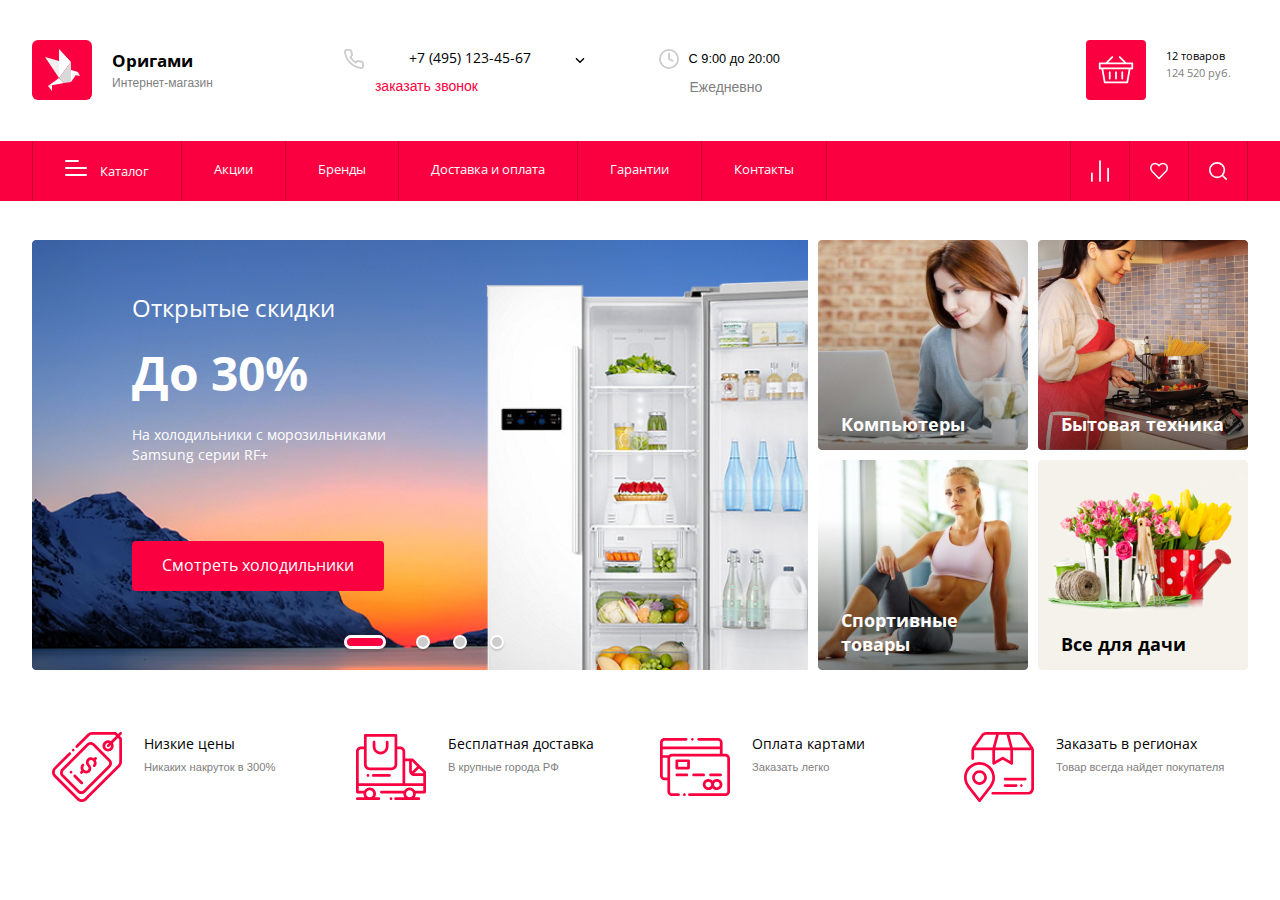
<file: Origami/index.html>
<!DOCTYPE html>
<html lang="ru">

<head>
    <meta charset="UTF-8">
    <meta name="viewport" content="width=device-width, initial-scale=1.0">
    <title>Origami</title>
    <link rel="stylesheet" href="./styles.css">
    <link rel="preconnect" href="https://fonts.gstatic.com">
    <link href="https://fonts.googleapis.com/css2?family=Open+Sans&display=swap" rel="stylesheet">
</head>

<body class="page">

    <div class="header">
        <div class="wrapper">
            <a class="logo" href="#">
                <div class="logo-icon">
                    <img src="./img/icon_logo.svg" alt="logo">
                </div>
                <div class="logo-content">
                    <p class="logo-title">Оригами</p>
                    <span class="logo-subtitle">Интернет-магазин</span>
                </div>
            </a>
            <div class="contacts">
                <div class="contacts-wrap">
                    <div>
                        <img class="phone-icon" src="./img/icon_phone.svg" alt="phone">
                    </div>
                    <div class="phone-number">
                        <a href="tel:+74951234567">+7 (495) 123-45-67</a>
                    </div>
                    <button class="chevron-btn">
                        <img class="icon-chevron" src="./img/icon_chevron_down.svg" alt="chevron">
                    </button>
                </div>
                <div>
                    <a href="#" class="phone-title">заказать звонок</a>
                </div>
            </div>
            <div class="workingTime">
                <div class="workingTime-wrap">
                    <div>
                        <img class="workingTime-icon" src="./img/icon_clock.svg" alt="clock">
                    </div>
                    <div>
                        <span class="workingTime-title">С 9:00 до 20:00</span>
                    </div>
                </div>
                <div>
                    <span class="workingTime-subtitle">Ежедневно</span>
                </div>
            </div>
            <a class="cart" href="#">
                <div class="cart-icon">
                    <img src="./img/icon_cart.svg" alt="cart">
                </div>
                <div class="cart-content">
                    <div>
                        <p class="cart-count">12 товаров</p>
                    </div>
                    <div>
                        <span class="cart-sum">124 520 руб.</span>
                    </div>
                </div>
            </a>
        </div>
        <div class="menu">
            <div class="wrapper between">
                <ul>
                    <li class="menu-link">
                        <a href="#"><img src="./img/icon_right_menu.svg" class="catalog-icon" alt="menu icon">
                            Каталог</a>
                        <ul class="main-link">
                            <li>
                                <a href="#">Бытовая техника<img src="./img/icon_dropdown_big.svg" alt=""
                                        class="icon-dropdown"></a>
                                <ul class="small-bl">
                                    <li><a href="#">Пылесосы</a></li>
                                </ul>
                            </li>
                            <li><a href="#">Дом, дача, ремонт</a></li>
                            <li><a href="#">Сантехника</a></li>
                            <li><a href="#">Спорт и отдых</a></li>
                            <li><a href="#">Электроника</a></li>
                            <li><a href="#"><span>Одежда</span>
                                    <img src="./img/icon_dropdown_big.svg" alt="" class="icon-dropdown">
                                </a>
                                <ul class="small-bl">
                                    <li><a href="#">Майки</a></li>
                                    <li><a href="#">Обувь</a></li>
                                    <li><a href="#">Толстовки</a></li>
                                </ul>
                            </li>
                            <li><a href="#">Компьютеры</a></li>
                        </ul>
                    </li>
                    <li class="menu-link"><a href="#">Акции</a></li>
                    <li class="menu-link"><a href="#">Бренды</a></li>
                    <li class="menu-link"><a href="#">Доставка и оплата</a></li>
                    <li class="menu-link"><a href="#">Гарантии</a></li>
                    <li class="menu-link"><a href="#">Контакты</a></li>
                </ul>
                <ul class="tools">
                    <li class="first"><a href="#" class="tools-icon"><img src="./img/icon_compare.svg"
                                alt="compare"></a></li>
                    <li><a href="#" class="tools-icon"><img src="./img/icon_favourite.svg" alt="favourite"></a></li>
                    <li><a href="#" class="tools-icon"><img src="./img/icon_search.svg" alt="search"></a></li>
                </ul>
            </div>
        </div>
    </div>
    <div class="main">
        <div class="wrapper between">
            <div class="slider">
                <div class="slide-btn">
                    <button class="btn-bg left">
                        <img src="./img/icon_left.svg" alt="button">
                    </button>
                    <button class="btn-bg right">
                        <img src="./img/icon_left.svg" alt="button">
                    </button>
                </div>
                <div class="slider-block">
                    <h4>Открытые скидки</h4>
                    <h2>До 30%</h2>
                    <p>На холодильники с морозильниками Samsung серии RF+</p>
                    <a href="#" class="btn">Смотреть холодильники</a>
                </div>
                <div class="scroll-block">
                    <button><img src="./img/slide_active.svg" class="scroll-btn" alt=""></button>
                    <input type="radio" name="radio1" id="answer1" value="yes">
                    <input type="radio" name="radio1" id="answer1" value="yes">
                    <input type="radio" name="radio1" id="answer1" value="yes">
                </div>
            </div>
            <div class="banners">
                <div class="banners-container">
                    <a href="#" class="computers">
                        <span>Компьютеры</span>
                    </a>
                    <a href="#" class="appliances">
                        <span>Бытовая техника</span>
                    </a>
                </div>
                <div class="banners-container">
                    <a href="#" class="sports-goods">
                        <span>Спортивные товары</span>
                    </a>
                    <a href="#" class="country-house">
                        <span class="font-black">Все для дачи</span>
                    </a>
                </div>
            </div>
        </div>
    </div>
    <div class="wrapper">
        <div class="tiles">
            <a href="#" class="advantage">
                <div>
                    <img src="./img/icon_01.svg" alt="icon">
                </div>
                <div>
                    <p>Низкие цены</p>
                    <span>Никаких накруток в 300%</span>
                </div>
            </a>
            <a href="#" class="advantage">
                <div>
                    <img src="./img/icon_02.svg" alt="icon">
                </div>
                <div>
                    <p>Бесплатная доставка</p>
                    <span>В крупные города РФ</span>
                </div>
            </a>
            <a href="#" class="advantage">
                <div>
                    <img src="./img/icon_03.svg" alt="icon">
                </div>
                <div>
                    <p>Оплата картами</p>
                    <span>Заказать легко</span>
                </div>
            </a>
            <a href="#" class="advantage">
                <div>
                    <img src="./img/icon_04.svg" alt="icon">
                </div>
                <div>
                    <p>Заказать в регионах</p>
                    <span>Товар всегда найдет покупателя</span>
                </div>
            </a>
        </div>
    </div>
</body>

</html>
</file>
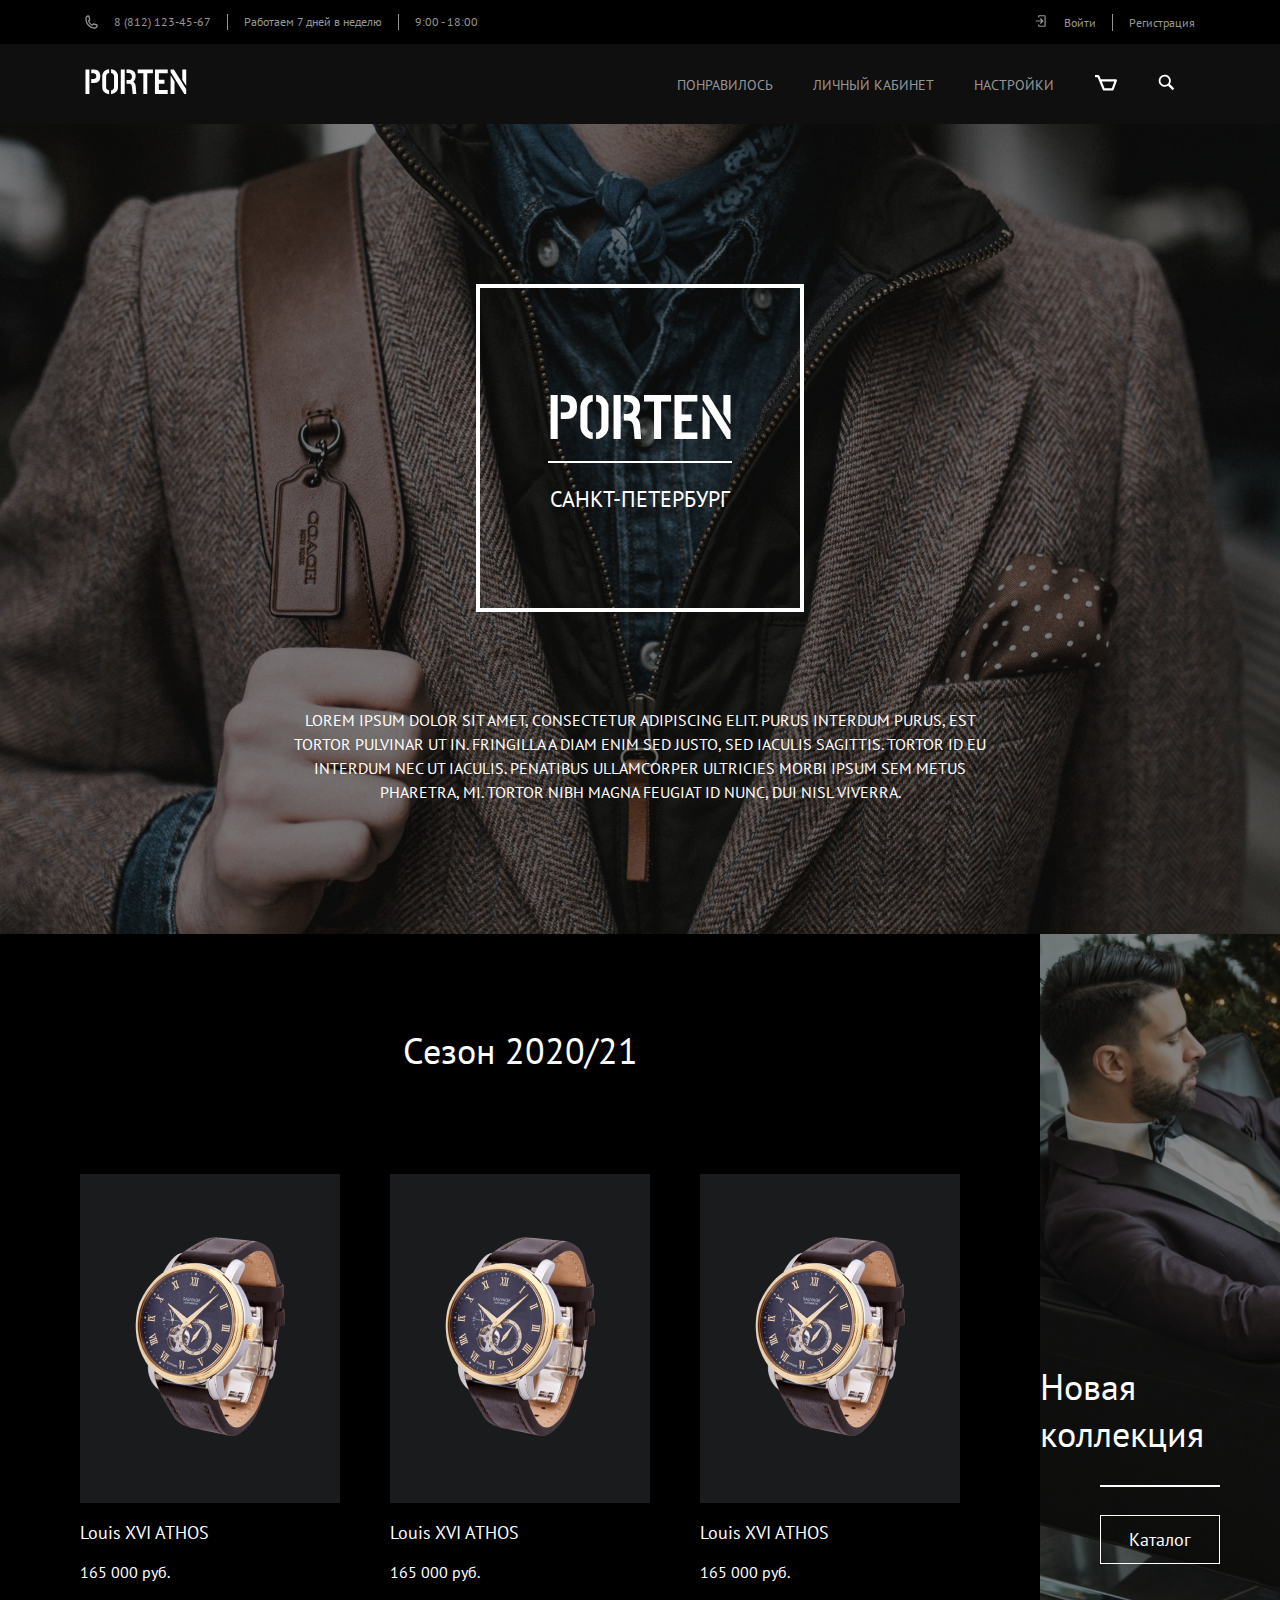
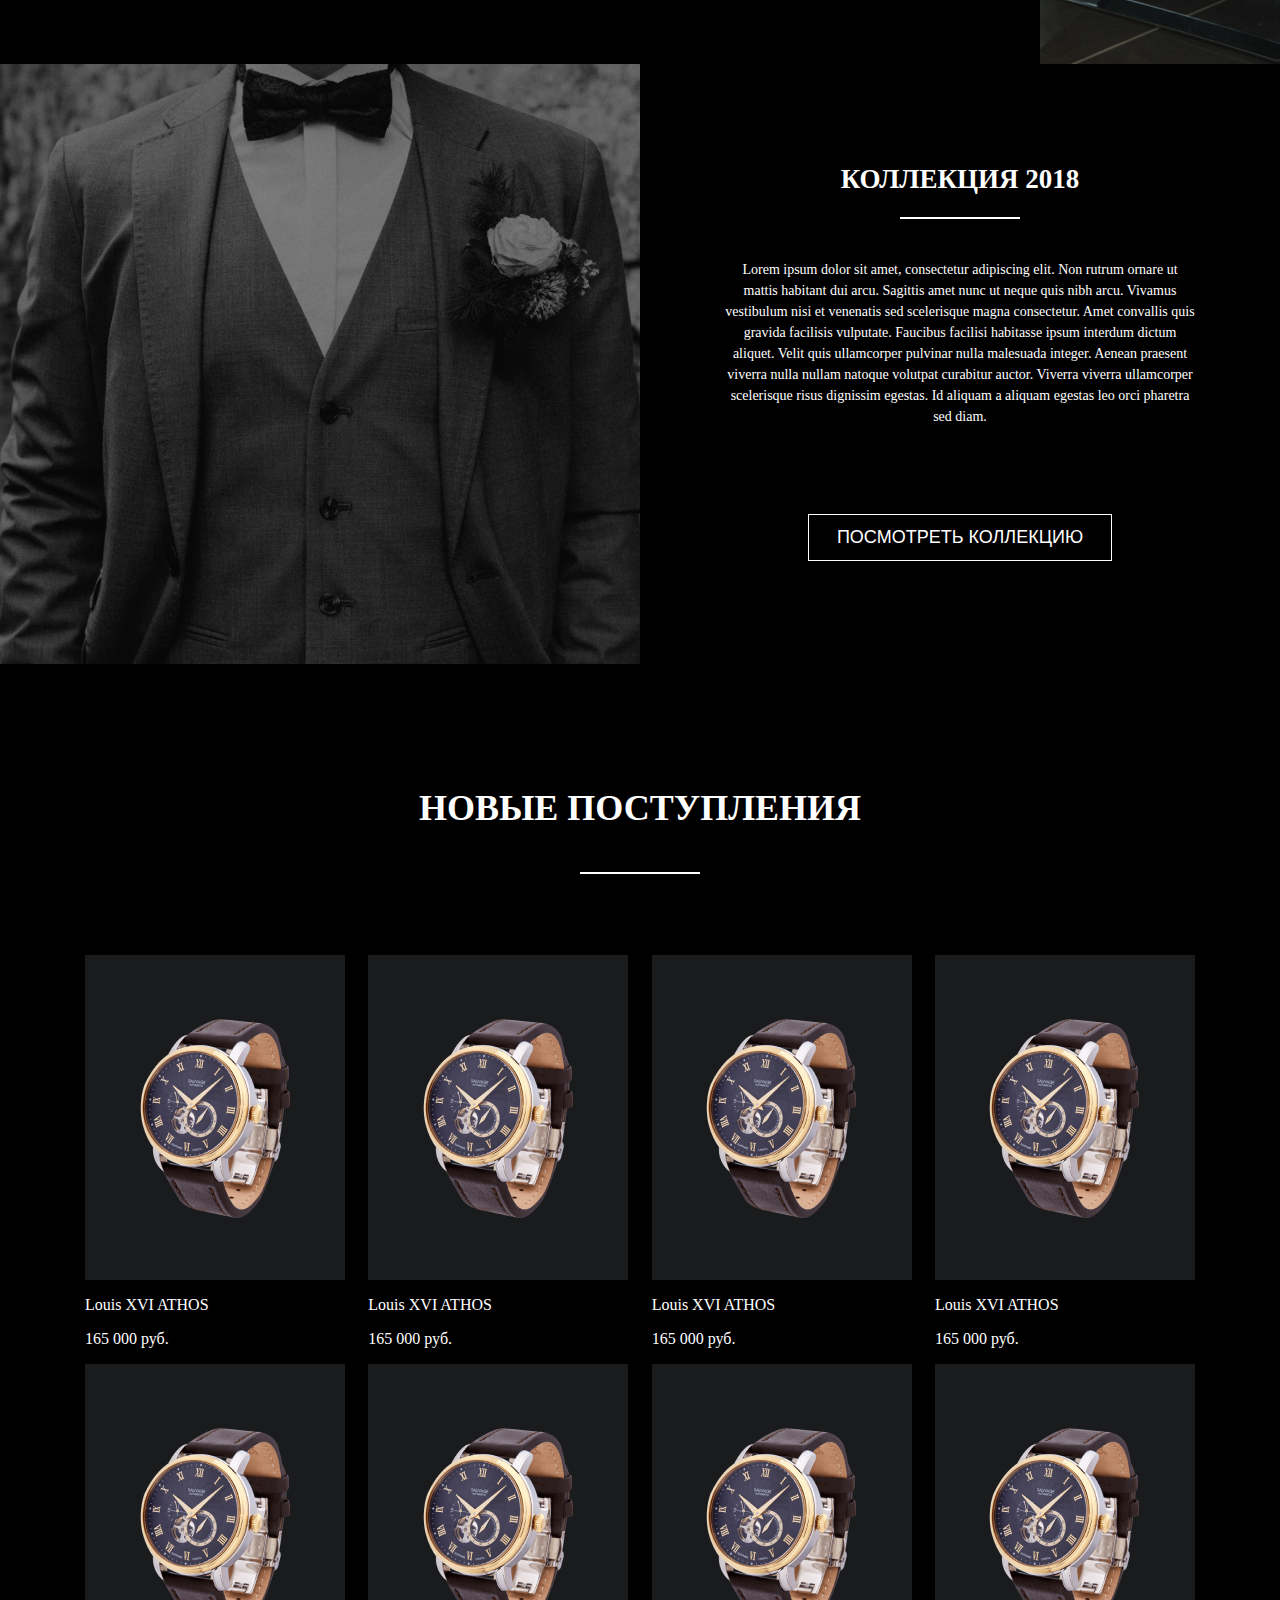
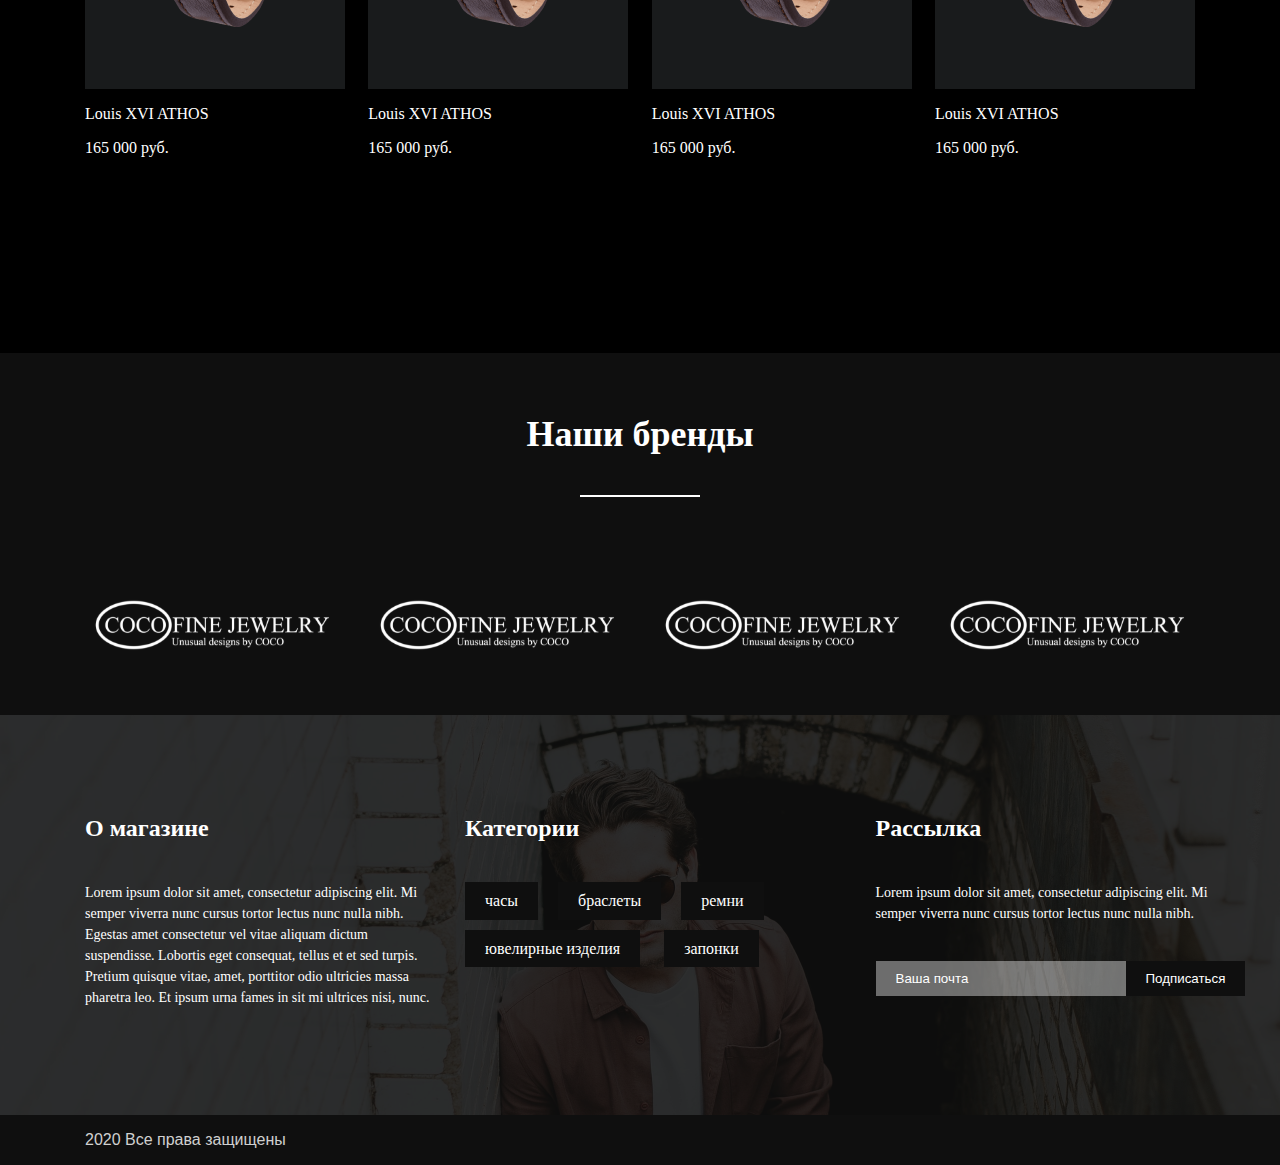
<file: Porten/index.html>
<!DOCTYPE html>
<html lang="en">

<head>
    <meta charset="UTF-8">
    <meta name="viewport" content="width=device-width, initial-scale=1.0">
    <title>Porten</title>
    <link rel="stylesheet" href="./styles.css">
    <link rel="preconnect" href="https://fonts.gstatic.com">
    <link href="https://fonts.googleapis.com/css2?family=PT+Sans&display=swap" rel="stylesheet">
    <link rel="stylesheet" href="./fonts.css">
</head>

<body>
    <div class="header">
        <div class="top-line">
            <div class="wrapper">
                <div class="flex between">
                    <div class="contacts">
                        <ul class="contacts-list">
                            <li class="phone-li">
                                <img src="./img/Vector.svg" class="img-phone" alt="phone"><a href="tel:88121234567">8
                                    (812) 123-45-67</a>
                            </li>
                            <li class="working-day">Работаем 7 дней в неделю</li>
                            <li>9:00 - 18:00</li>
                        </ul>
                    </div>
                    <div class="registration">
                        <ul class="regist-list">
                            <li class="regist-li">
                                <a href="#"><img src="./img/ic_sharp-log-in.svg" alt="door"></a>
                                <a href="#">Войти</a>
                            </li>
                            <li><a href="#">Регистрация</a></li>
                        </ul>
                    </div>
                </div>
            </div>
        </div>
        <div class="navigation">
            <div class="wrapper">
                <div class="flex between">
                    <div class="logo-block">
                        <a href="#" class="logo">
                            <img src="./img/PORTEN.svg" alt="logo">
                        </a>
                    </div>
                    <div class="nav">
                        <ul class="nav-list">
                            <li><a href="#">Понравилось</a></li>
                            <li><a href="#">Личный кабинет</a></li>
                            <li><a href="#">Настройки</a></li>
                            <li><a href="#"><img src="./img/cart.svg" alt="cart"></a></li>
                            <li><a href="#"><img src="./img/search.svg" alt="search"> </a></li>
                        </ul>
                    </div>
                </div>
            </div>
        </div>
        <div class="first-screen">
            <div class="logo">
                <h1>Porten</h1>
                <h3>Санкт-Петербург</h3>
            </div>
            <div class="logo-p">
                <p>Lorem ipsum dolor sit amet, consectetur adipiscing elit. Purus interdum purus, est tortor pulvinar
                    ut in. Fringilla a diam enim sed justo, sed iaculis sagittis. Tortor id eu interdum nec ut
                    iaculis. Penatibus ullamcorper ultricies morbi ipsum sem metus pharetra, mi. Tortor nibh magna
                    feugiat id nunc, dui nisl viverra.
                </p>
            </div>
        </div>
    </div>
    <section class="collection-2020">
        <div class="new-season">
            <h3>Сезон 2020/21</h3>
            <div class="group">
                <a class="group-item" href="#">
                    <div class="item-block">
                        <img src="./img/620501.png" alt="product">
                    </div>
                    <p class="product-name">Louis XVI ATHOS</p>
                    <p class="price">165 000 руб.</p>
                </a>
                <a class="group-item" href="#">
                    <div class="item-block">
                        <img src="./img/620501.png" alt="product">
                    </div>
                    <p class="product-name">Louis XVI ATHOS</p>
                    <p class="price">165 000 руб.</p>
                </a>
                <a class="group-item" href="#">
                    <div class="item-block">
                        <img src="./img/620501.png" alt="product">
                    </div>
                    <p class="product-name">Louis XVI ATHOS</p>
                    <p class="price">165 000 руб.</p>
                </a>

            </div>

        </div>
        <div class="new-collection">
            <h2>Новая коллекция</h2>
            <span class="line"></span>
            <a href="#">Каталог</a>
        </div>
    </section>

    <section class="collection-2018">
        <div class="collection-2018-bg"></div>
        <div class="collection-2018-content">
            <h2>коллекция 2018</h2>
            <span></span>
            <p>Lorem ipsum dolor sit amet, consectetur adipiscing elit. Non rutrum ornare ut mattis habitant dui arcu.
                Sagittis amet nunc ut neque quis nibh arcu. Vivamus vestibulum nisi et venenatis sed scelerisque
                magna consectetur. Amet convallis quis gravida facilisis vulputate. Faucibus facilisi habitasse
                ipsum interdum dictum aliquet. Velit quis ullamcorper pulvinar nulla malesuada integer. Aenean
                praesent viverra nulla nullam natoque volutpat curabitur auctor. Viverra viverra ullamcorper
                scelerisque risus dignissim egestas. Id aliquam a aliquam egestas leo orci pharetra sed diam.
            </p>
            <a href="#">Посмотреть коллекцию</a>
        </div>
    </section>
    <section class="new-goods">
        <div class="wrapper">
            <h2>Новые поступления</h2>
            <span></span>
            <div class="goods-block">
                <a href="#">
                    <div class="img-block">
                        <img src="./img/620501.png" alt="goods">
                    </div>
                    <p class="product-name">Louis XVI ATHOS</p>
                    <p class="price">165 000 руб.</p>
                </a>
                <a href="#">
                    <div class="img-block">
                        <img src="./img/620501.png" alt="goods">
                    </div>
                    <p class="product-name">Louis XVI ATHOS</p>
                    <p class="price">165 000 руб.</p>
                </a>
                <a href="#">
                    <div class="img-block">
                        <img src="./img/620501.png" alt="goods">
                    </div>
                    <p class="product-name">Louis XVI ATHOS</p>
                    <p class="price">165 000 руб.</p>
                </a>
                <a href="#">
                    <div class="img-block">
                        <img src="./img/620501.png" alt="goods">
                    </div>
                    <p class="product-name">Louis XVI ATHOS</p>
                    <p class="price">165 000 руб.</p>
                </a>
            </div>
            <div class="goods-block">
                <a href="#">
                    <div class="img-block">
                        <img src="./img/620501.png" alt="goods">
                    </div>

                    <p class="product-name">Louis XVI ATHOS</p>
                    <p class="price">165 000 руб.</p>
                </a>
                <a href="#">
                    <div class="img-block">
                        <img src="./img/620501.png" alt="goods">
                    </div>
                    <p class="product-name">Louis XVI ATHOS</p>
                    <p class="price">165 000 руб.</p>
                </a>
                <a href="#">
                    <div class="img-block">
                        <img src="./img/620501.png" alt="goods">
                    </div>
                    <p class="product-name">Louis XVI ATHOS</p>
                    <p class="price">165 000 руб.</p>
                </a>
                <a href="#">
                    <div class="img-block">
                        <img src="./img/620501.png" alt="goods">
                    </div>
                    <p class="product-name">Louis XVI ATHOS</p>
                    <p class="price">165 000 руб.</p>
                </a>
            </div>
        </div>
    </section>
    <section class="our-brands">
        <div class="wrapper">
            <h2>Наши бренды</h2>
            <span></span>
            <div class="brands-block">
                <div><img src="./img/Rectangle2.svg" alt="brands"></div>
                <div><img src="./img/Rectangle2.svg" alt="brands"></div>
                <div><img src="./img/Rectangle2.svg" alt="brands"></div>
                <div><img src="./img/Rectangle2.svg" alt="brands"></div>
            </div>
        </div>
    </section>
    <footer>
        <div class="wrapper">
            <div class="footer-block">
                <div>
                    <h2>О магазине</h2>
                    <p>
                        Lorem ipsum dolor sit amet, consectetur adipiscing elit. Mi semper viverra nunc cursus tortor
                        lectus nunc nulla nibh. Egestas amet consectetur vel vitae aliquam dictum suspendisse. Lobortis
                        eget consequat, tellus et et sed turpis. Pretium quisque vitae, amet, porttitor odio ultricies
                        massa pharetra leo. Et ipsum urna fames in sit mi ultrices nisi, nunc.
                    </p>
                </div>
                <div class="categories">
                    <h2>Категории</h2>
                    <div class="links">
                        <a href="#">часы</a>
                        <a href="#">браслеты</a>
                        <a href="#">ремни</a>
                    </div>
                    <div class="links2">
                        <a href="#">ювелирные изделия</a>
                        <a href="#">запонки</a>
                    </div>
                </div>
                <div class="mailling">
                    <h2>Рассылка</h2>
                    <p>Lorem ipsum dolor sit amet, consectetur adipiscing elit. Mi semper viverra nunc cursus tortor
                        lectus nunc nulla nibh.
                    </p>
                    <form action="">
                        <input type="text" placeholder="Ваша почта">
                        <button>Подписаться</button>
                    </form>
                </div>
            </div>
        </div>
    </footer>
    <section class="last-line">
        <div class="wrapper">
            <span>2020 Все права защищены</span>
        </div>
    </section>
</body>
</html>
</file>
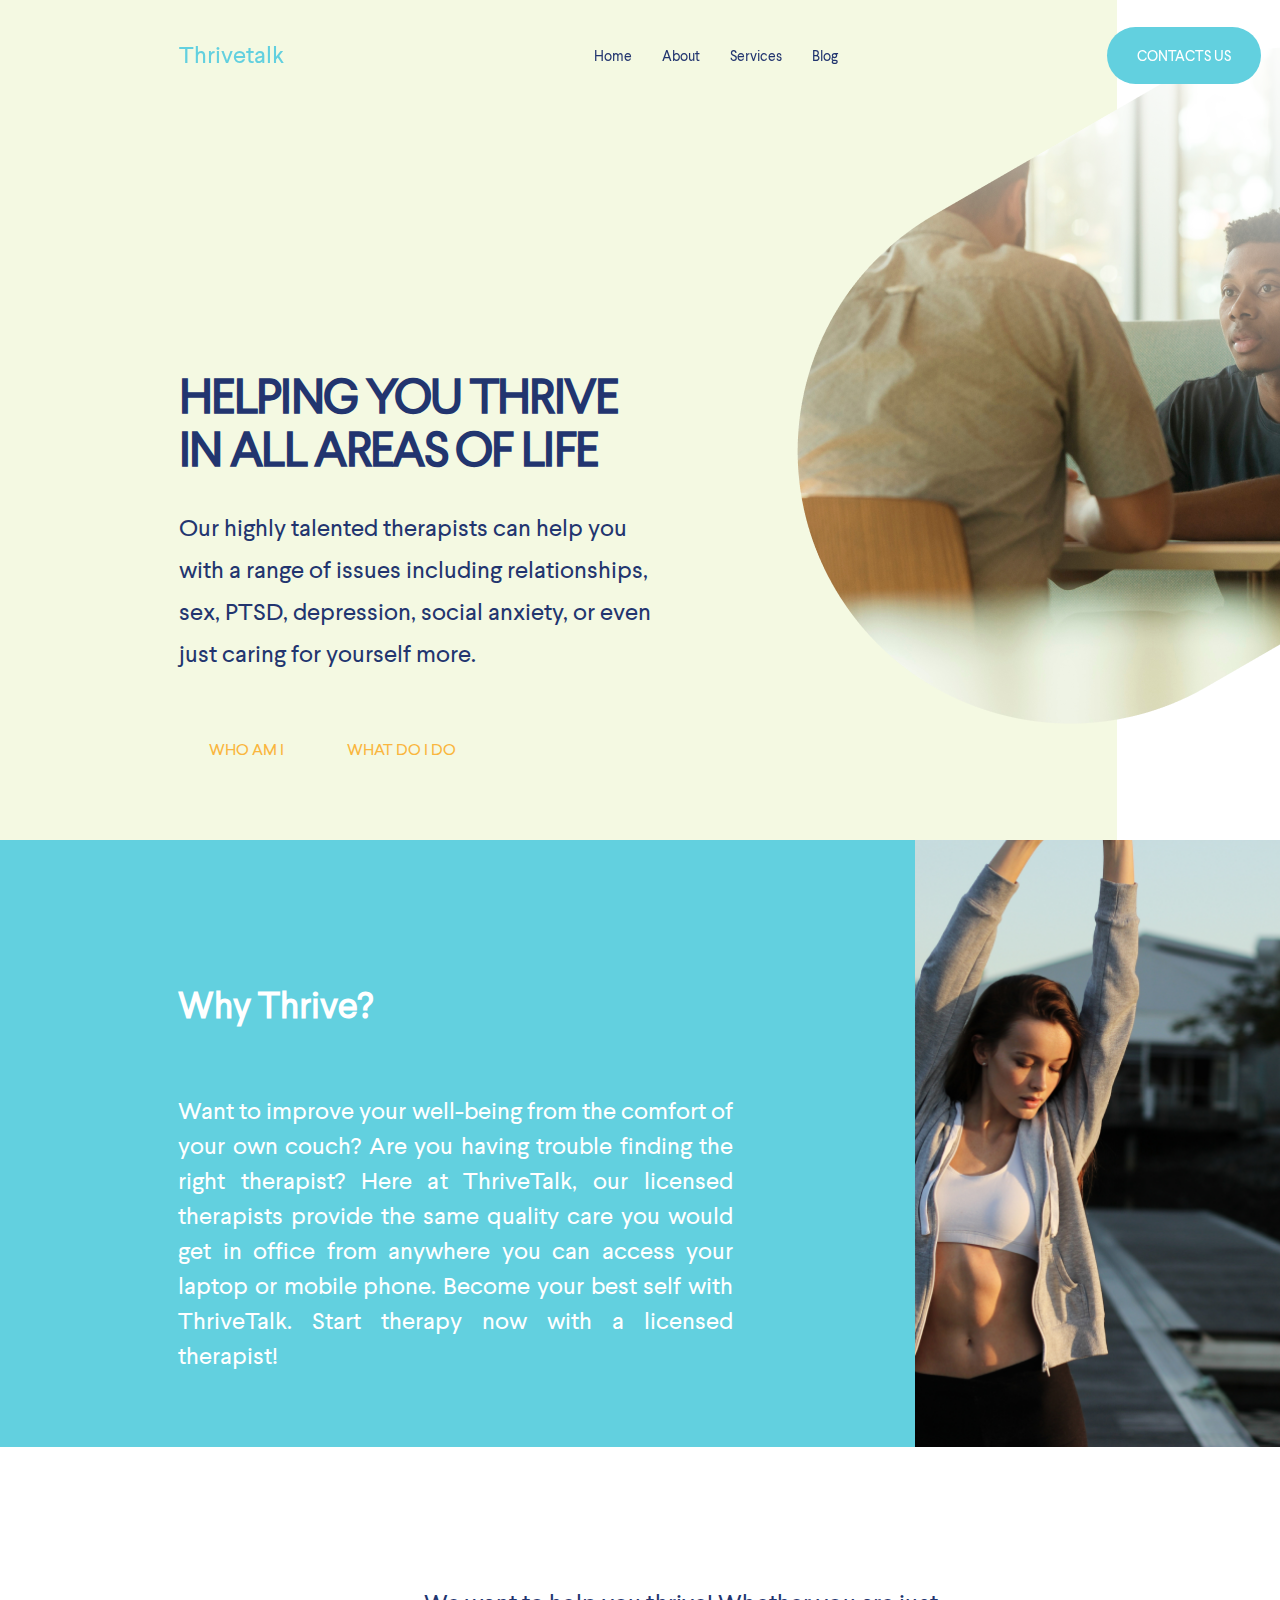
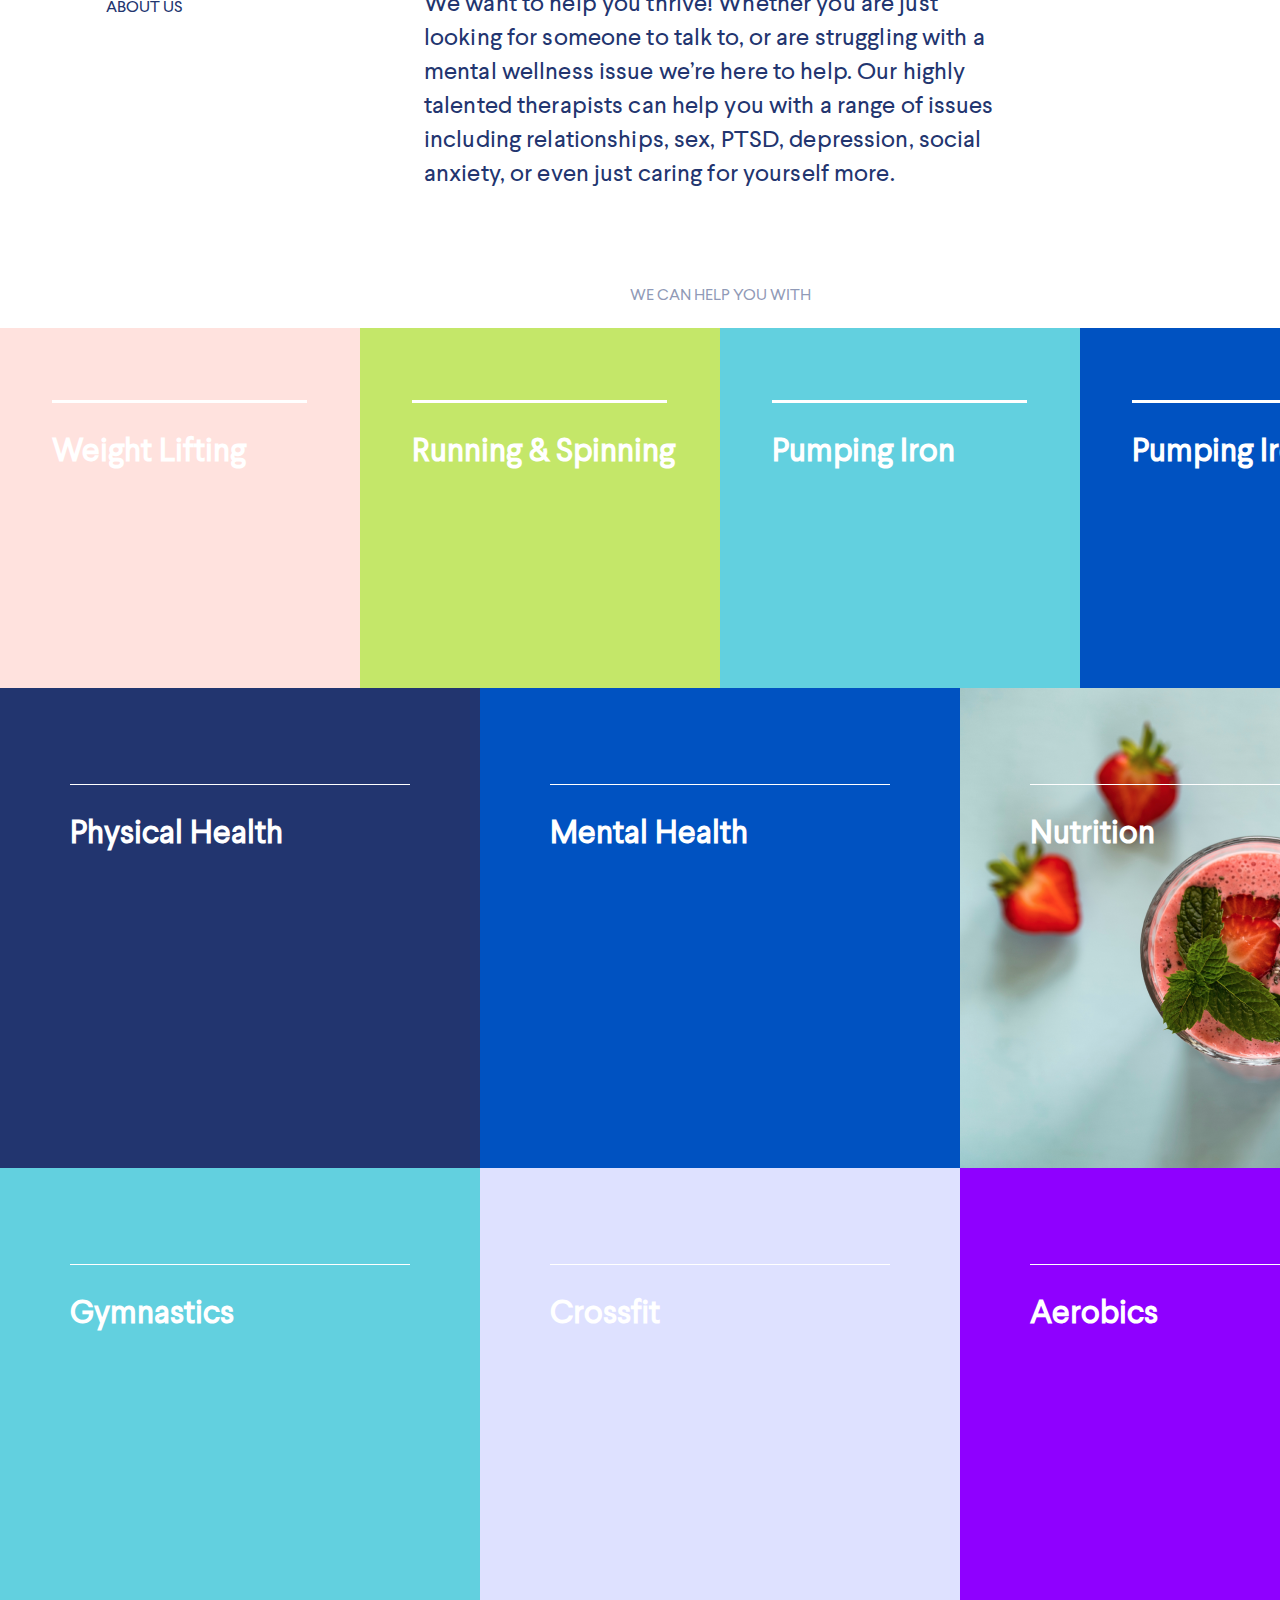
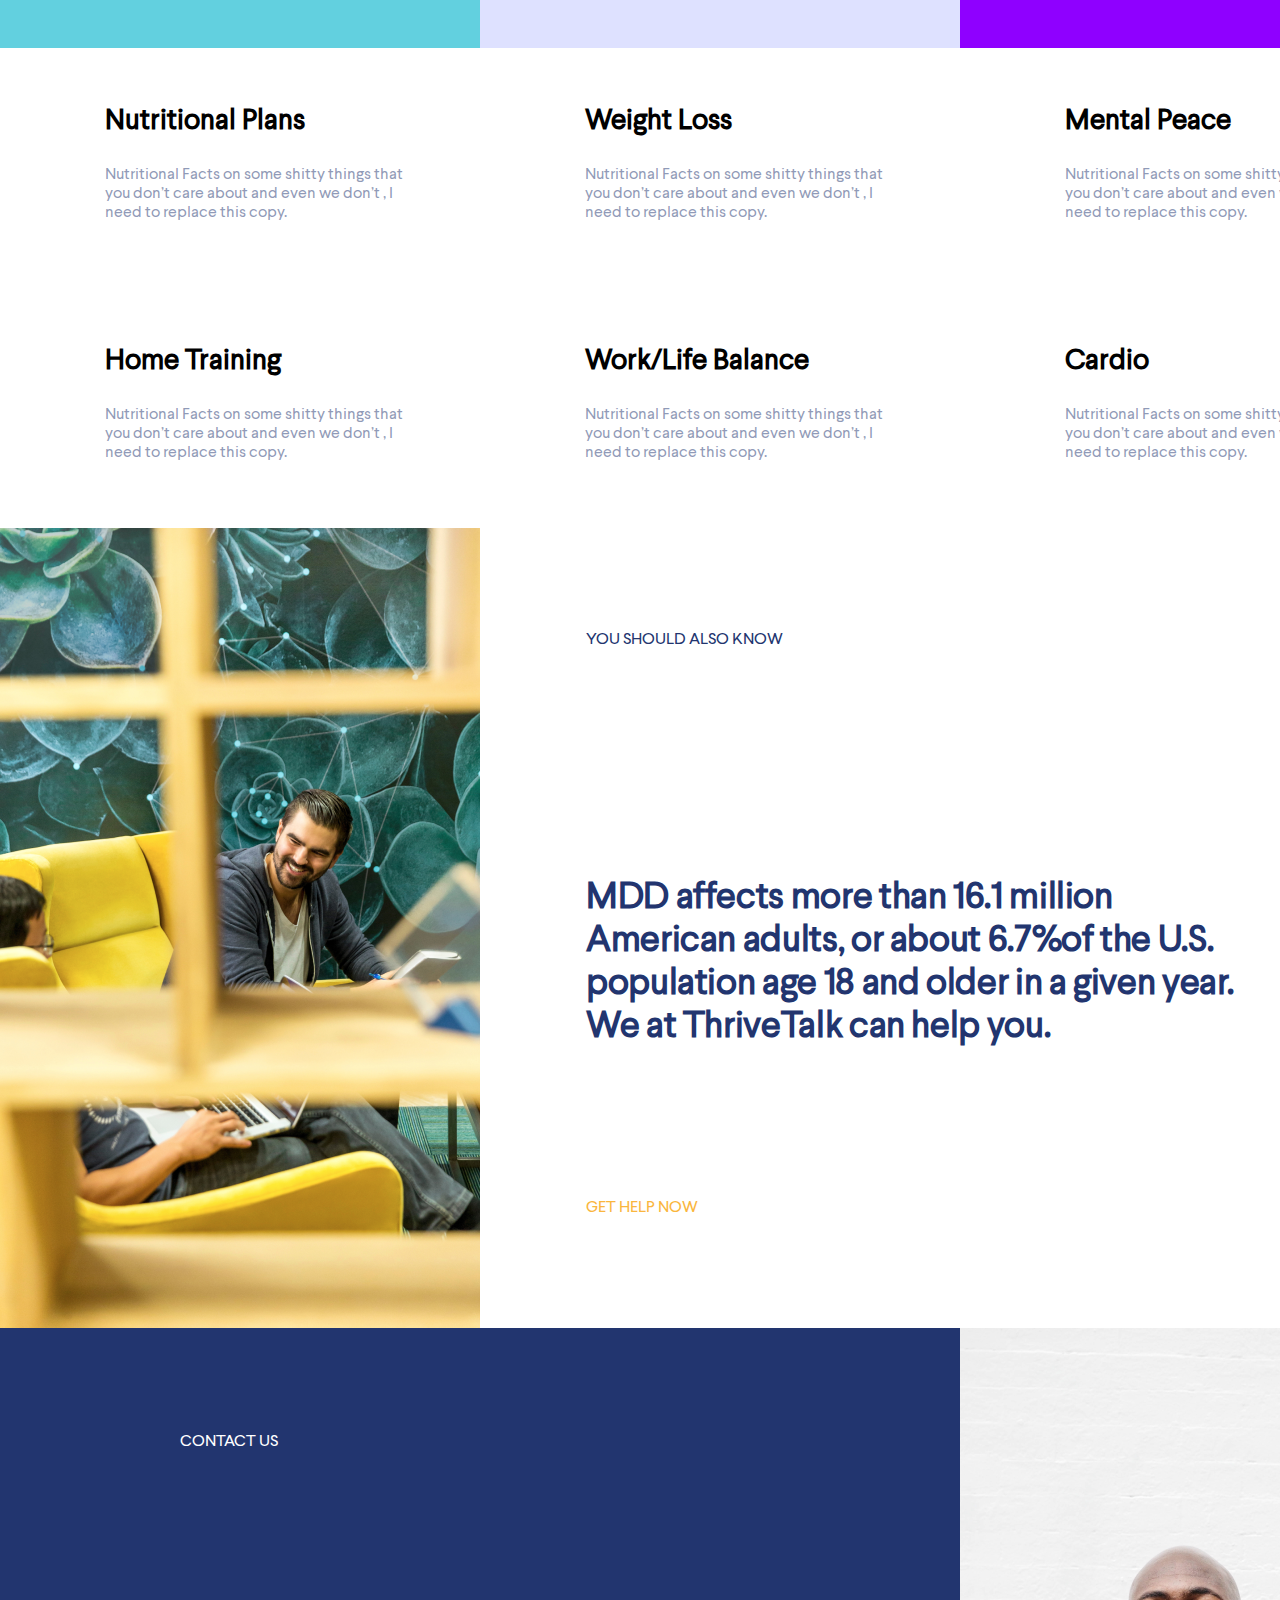
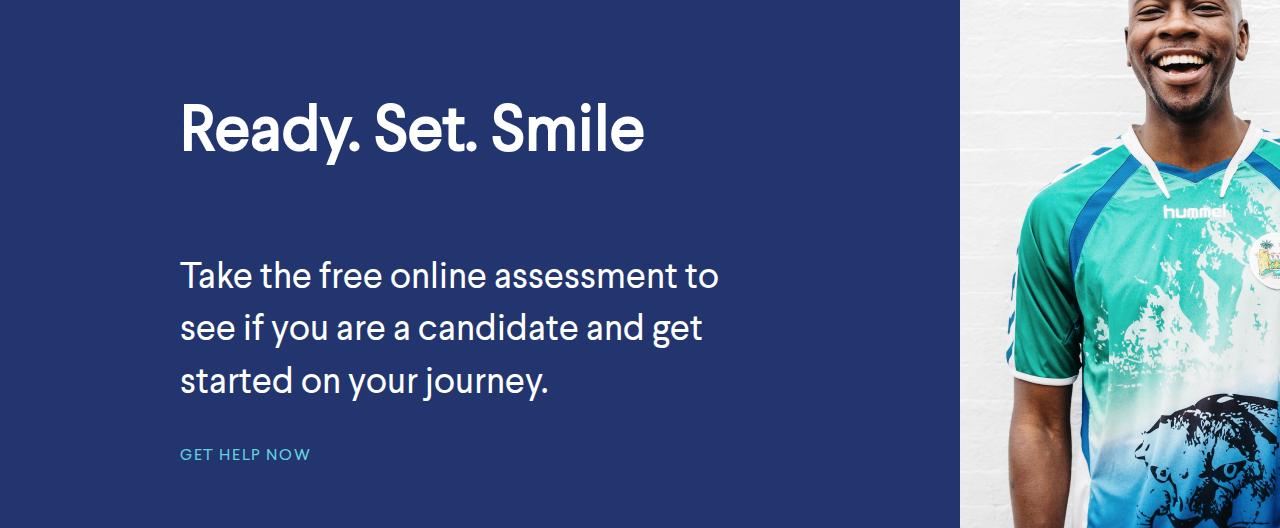
<file: Thrivetalk/index.html>
<!DOCTYPE html>
<html lang="en">

<head>
    <meta charset="UTF-8">
    <meta name="viewport" content="width=device-width, initial-scale=1.0">
    <title>Thrivetalk</title>
    <link rel="stylesheet" href="./styles.css">
    <link rel="stylesheet" href="./fonts/fonts.css">
</head>

<body>

    <header class="header">
        <div class="wrapper">
            <nav class="navigation">
                <a href="#" class="navigation--logo">Thrivetalk</a>
                <ul class="navigation--list">
                    <li class="navigation--item">
                        <a href="#" class="navigation--link">Home</a>
                    </li>
                    <li class="navigation--item">
                        <a href="#" class="navigation--link">About</a>
                    </li>
                    <li class="navigation--item">
                        <a href="#" class="navigation--link">Services</a>
                    </li>
                    <li class="navigation--item">
                        <a href="#" class="navigation--link">Blog</a>
                    </li>
                </ul>
                <a href="#" class="navigation--btn">Contacts us</a>
            </nav>


        </div>
        <div class="header--block">
            <div class="header--left">
                <div class="header--content">
                    <h1>HELPING YOU THRIVE IN ALL AREAS OF LIFE</h1>
                    <p>Our highly talented therapists can help you with a range of issues including relationships,
                        sex, PTSD, depression, social anxiety, or even just caring for yourself more.
                    </p>
                    <a href="#" class="header--btn">WHO AM I</a>
                    <a href="#" class="header--btn">WHAT DO I DO</a>
                </div>
            </div>
            <div class="header--right">
                <img src="./img/MaskGroup.png" alt="backgroung">
            </div>
        </div>


    </header>

    <main>
        <section class="why-thrive">
            <div class="why-thrive--content">
                <h2>Why Thrive?</h2>
                <p>Want to improve your well-being from the comfort of your own couch? Are you having trouble
                    finding the right therapist? Here at ThriveTalk, our licensed therapists provide the same
                    quality care you would get in office from anywhere you can access your laptop or mobile
                    phone. Become your best self with ThriveTalk. Start therapy now with a licensed
                    therapist!
                </p>
            </div>
            <div class="why-thrive--bg"></div>
        </section>

        <section class="about-us">
            <span class="about-us--title">ABOUT US</span>
            <p>We want to help you thrive! Whether you are just looking for someone to talk to, or are struggling
                 with a mental wellness issue we’re here to help.  Our highly talented therapists can help you
                  with a range of issues including relationships, sex, PTSD, depression, social anxiety, or even
                   just caring for yourself more.
            </p>
            <span class="about-us--subtitle">WE CAN HELP YOU WITH</span>
        </section>

        <section class="exercise">
            <div class="exercise--block exercise--block-pink">
                <span></span>
                <h2>Weight Lifting</h2>
            </div>
            <div class="exercise--block exercise--block-green">
                <span></span>
                <h2>Running  & Spinning</h2>
            </div>
            <div class="exercise--block exercise--block-lightblue">
                <span></span>
                <h2>Pumping Iron</h2>
            </div>
            <div class="exercise--block exercise--block-blue">
                <span></span>
                <h2>Pumping Iron</h2>
            </div>
        </section>

        <section class="health">
            <div class="healthBlock healthBlock-blue">
                <span></span>
                <h2>Physical Health</h2>
            </div>
            <div class="healthBlock healthBlock-lightBlue">
                <span></span>
                <h2>Mental Health</h2>
            </div>
            <div class="healthBlock healthBlock-img">
                <span></span>
                <h2>Nutrition</h2>
            </div>
            <div class="healthBlock healthBlock-aqua">
                <span></span>
                <h2>Gymnastics</h2>
            </div>
            <div class="healthBlock healthBlock-grey">
                <span></span>
                <h2>Crossfit</h2>
            </div>
            <div class="healthBlock healthBlock-purple">
                <span></span>
                <h2>Aerobics</h2>
            </div>
        </section>

        <section class="plans">
            <div class="plan">
                <h3>Nutritional Plans</h3>
                <p>Nutritional Facts on some shitty things that you don’t care about and even we don’t ,
                     I need to replace this copy.
                </p>
            </div>
            <div class="plan">
                <h3>Weight Loss</h3>
                <p>Nutritional Facts on some shitty things that you don’t care about and even we don’t ,
                    I need to replace this copy.
               </p>
            </div>
            <div class="plan">
                <h3>Mental Peace</h3>
                <p>Nutritional Facts on some shitty things that you don’t care about and even we don’t ,
                    I need to replace this copy.
               </p>
            </div>
            <div class="plan">
                <h3>Home Training</h3>
                <p>Nutritional Facts on some shitty things that you don’t care about and even we don’t ,
                    I need to replace this copy.
               </p>
            </div>
            <div class="plan">
                <h3>Work/Life Balance</h3>
                <p>Nutritional Facts on some shitty things that you don’t care about and even we don’t ,
                    I need to replace this copy.
               </p>
            </div>
            <div class="plan">
                <h3>Cardio</h3>
                <p>Nutritional Facts on some shitty things that you don’t care about and even we don’t ,
                    I need to replace this copy.
               </p>
            </div>
        </section>

        <section class="adult">
            <div class="adult--bg"></div>
            <div class="adult--content">
                <span class="adult--title">YOU SHOULD ALSO KNOW</span>
                <h3>MDD affects more than 16.1 million American adults, or about 6.7%of the U.S. population age 18
                     and older in a given year. We at ThriveTalk can help you.
                </h3>
                <span class="adult--subtitle">GET HELP NOW</span>
            </div>
        </section>

        <section class="contacts">
            <div class="contacts--content">
                <span class="contacts--title">CONTACT US</span>
                <h2>Ready. Set. Smile</h2>
                <p>Take the free online assessment to see if you are a candidate and get started on your journey.</p>
                <span class="contacts--subtitle">GET HELP NOW</span>
            </div>
            <div class="contacts--bg"></div>
        </section>

    </main>
</body>

</html>
</file>
<file: Origami/styles.css>
@import 'responsive.css';

.page {
  max-width: 1920px;
  width: 100%;
  margin: 0 auto;
  font-family: Arial, Helvetica, sans-serif;
  background-color: #ffffff;
  color: #000000;
}

.wrapper {
  width: 1289px;
  margin: 0 auto;
  display: flex;
}

ul {
  margin: 0;
  padding: 0;
  list-style-type: none;
}

a {
  text-decoration: none;
}

.header {
  max-width: 1920px;
  width: 100%;
  height: 160px;
  margin-top: 40px;
  left: 0;
}

.logo {
  width: 300px;
  height: 60px;
  display: flex;
}

.logo-icon {
  width: 60px;
  height: 60px;
  display: flex;
  justify-content: center;
  align-items: center;
  border-radius: 6px;
  background-color: #FB0040;
}

.logo-icon img {
  width: 35px;
  height: 42px;
}

.logo-content {
  margin-left: 20px;
}

.logo-title {
  font-family: 'Open Sans', Arial, Helvetica, sans-serif;
  font-size: 17px;
  font-weight: bold;
  line-height: 25px;
  margin: 0;
  margin-top: 8px;
  color: #000000;
}

.logo-subtitle {
  height: 18px;
  line-height: 18px;
  font-size: 12px;
  color: #808080;
}

.contacts {
  width: 257px;
  height: 61px;
  margin-left: 30px;
}

.contacts-wrap {
  display: flex;
  justify-content: space-between;
}

.contacts-wrap button {
  cursor: pointer;
  border: none;
  background-color: transparent;
  outline: none;
}

.phone-icon {
  width: 20px;
  height: 20px;
  margin-top: 9px;
}

.phone-number {
  color: #000000;
}

.phone-number a {
  font-family: 'Open Sans', Arial, Helvetica, sans-serif;
  font-size: 24px;
  line-height: 36px;
  color: #000000;
}

.icon-chevron {
  width: 10px;
  height: 5px;
}

.chevron-btn {
  padding: 0;
}

.phone-title {
  display: block;
  width: 112px;
  height: 21px;
  margin-left: 31px;
  font-size: 14px;
  line-height: 21px;
  color: #FB0040;
}

.workingTime {
  width: 202px;
  height: 60px;
  margin-left: 73px;
}

.workingTime-wrap {
  display: flex;
}

.workingTime-icon {
  width: 20px;
  height: 20px;
  margin-top: 9px;
}

.workingTime-title {
  margin-left: 10px;
  font-size: 24px;
  line-height: 38px;
  color: #000000;
}

.workingTime-subtitle {
  margin-left: 31px;
  font-size: 14px;
  color: #808080;
}

.cart {
  width: 172px;
  height: 60px;
  margin-left: 238px;
  display: flex;
}

.cart-icon {
  width: 60px;
  height: 60px;
  display: flex;
  justify-content: center;
  align-items: center;
  background-color: #FB0040;
  border-radius: 4px;
}

.cart-icon img {
  width: 36px;
  height: 28px;
}

.cart-content {
  margin-left: 20px;
}

.cart-count {
  margin: 8px 0 0;
  font-size: 16px;
  font-family: 'Open Sans', Arial, Helvetica, sans-serif;
  color: #000000;
}

.cart-sum {
  font-family: 'Open Sans', Arial, Helvetica, sans-serif;
  font-size: 14px;
  color: #808080;
}

.menu {
  margin-top: 40px;
  font-family: 'Open Sans', Arial, Helvetica, sans-serif;
  background-color: #FB0040;
}

.menu .wrapper > ul {
  display: flex;
}

.menu .wrapper > ul .menu-link, .menu .tools li {
  position: relative;
  border-right: 1px solid #C80033;
}

.menu .wrapper > ul > li > a {
  color: #FFFFFF;
}

.catalog-icon {
  margin-right: 10px;
}

.menu .wrapper > ul li a {
  display: block;
  padding: 19px 32px;
  transition: all .3s ease;
}

.menu .wrapper > ul > li:first-child {
  border-left: 1px solid #C80033;
}

.menu .wrapper .menu-link > a:hover, .menu .tools li:hover {
  background-color: #C80033;
}

.menu .wrapper ul li ul li a {
  font-size: 14px;
  font-weight: bold;
  padding: 16px 30px;
  color: #000000;
}

.menu .wrapper ul li ul li a:hover {
  background-color:#F7F7F7;
  color: #FB0040;
}

.menu .wrapper li ul {
  position: absolute;
  width: 409px;
  display: none;
  margin-top: 1px;
  margin-left: -1px;
  z-index: 5;
  background-color: #FFFFFF;
}

.main {
  width: 100%;
  padding-top: 40px;
}

.main-link {
  box-shadow: 0px 6px 12px rgba(0, 0, 0, 0.15);
}

.small-bl {
  width: 112px;
  box-shadow: 0px 6px 12px rgba(0, 0, 0, 0.15);
}

.menu .wrapper li > ul li ul {
  position: absolute;
  right: -312px;
  margin-top: -51px;
  width: 312px;
}

.menu .wrapper li > ul li ul li {
  width: 312px;
  margin: 0;
}

.menu .wrapper li:hover > ul {
  display: block;
}

.icon-dropdown {
  right: 31px;
  position: absolute;
}

.wrapper.between {
  justify-content: space-between;
  height: 100%;
}

.menu .tools li a {
  padding: 15px 20px;
}

.tools img {
  width: 18px;
  height: 22px;
}

.menu .wrapper .tools .tools-icon {
  display: flex;
  justify-content: center;
  align-items: center;
  padding: 19px 20px;
}

.menu-list-item {
  position: relative;
}

.menu-list img {
  width: 20px;
  height: 14px;
  margin: -2px 0;
  margin-right: 10px;
}

.menu-item {
  font-family: 'Open Sans', Arial, Helvetica, sans-serif;
  font-weight: bold;
  padding: 17px 32px;
  font-size: 16px;
  line-height: 24px;
  color: #FFFFFF;
  border-right: 1px solid #C80033;
}

.menu-item.first {
  border-left: 1px solid #C80033;
}

.menu-tools {
  display: flex;
}

.menu-tools li {
  border-right: 1px solid #C80033;
}

.menu-tools .first {
  border-left: 1px solid #C80033;
}

.menu-tools img {
  width: 20px;
  height: 20px;
  padding: 20px;
}

.slider {
  position: relative;
  width: 850px;
  height: 430px;
  background-image: url("./img/banner_012.png");
}

.slide-btn {
  position: absolute;
  width: 100%;
  height: 100%;
  display: flex;
  justify-content: space-between;
  align-items: center;
}

.btn-bg {
  width: 60px;
  height: 60px;
  display: flex;
  justify-content: center;
  align-items: center;
  border: none;
  outline: none;
  cursor: pointer;
  box-shadow: 6px 6px 12px rgba(255, 38, 92, 0.5);
  background-color: #FB0040;
  transition: all .5s ease;
}

.btn-bg img {
  width: 12px;
  height: 24px;
}

.btn-bg.left {
  border-radius: 0px 4px 4px 0px;
}

.btn-bg.right {
  border-radius: 0px 4px 4px 0px;
  transform: rotate(-180deg);
}

.scroll-block {
  position: absolute;
  width: 100%;
  display: flex;
  justify-content: center;
  align-items: center;
  bottom: 20px;
}

.scroll-block button {
  height: 19px;
  margin: 0 2px;
  cursor: pointer;
  border: none;
  outline: none;
  background-color: transparent;
}

.scroll-btn {
  margin-top: 3px;
}

.slider-block {
  width: 271px;
  margin-left: 100px;
  margin-top: 50px;
  font-family: "Open Sans", sans-serif;
  color: #FFFFFF;
}

.slider-block h4 {
  margin: 15px 0;
  font-size: 24px;
  line-height: 36px;
  font-weight: 400;
}

.slider-block h2 {
  margin: 0;
  font-size: 48px;
  font-weight: bold;
  line-height: 64px;
}

.slider-block p {
  margin-top: 20px;
  font-size: 14px;
  line-height: 20px;
}

.slider-block .btn{
  position: relative;
  top: 75px;
  padding: 13px 30px 15px;
  border-radius: 4px;
  font-size: 16px;
  background-color: #FB0040;
  color: #FFFFFF;
  transition: .3s;
}

.slider-block .btn:hover {
  background-color: #C80033;
  box-shadow: 0px 6px 12px rgba(255, 38, 92, 0.5);
}

.slide-btn {
  display: none;
}

.slider:hover .slide-btn {
  display: flex;
}

input {
  border: none;
  box-shadow: 0px 2px 2px rgba(0, 0, 0, 0.15);
}

input[type='radio'], label {
  cursor: pointer;
}

input[type='radio'] {
  position: relative;
  height: 14px;
  width: 14px;
  margin-left: 20px;
  -webkit-appearance: none;
  -moz-appearance: none;
  appearance: none;
  outline: none;
  background-color: white;
  border-radius: 50%;
}

input[type='radio']::before {
  content: '';
  position: absolute;
  top: 50%;
  left: 50%;
  width: 10px;
  height: 10px;
  border-radius: 50%;
  transform: translate(-50%, -50%);
  background-color: #CCCCCC;
}

input[type='radio']:checked::after {
  content: '';
  position: absolute;
  top: 50%;
  left: 50%;
  width: 10px;
  height: 10px;
  border-radius: 50%;
  background-color: #FB0040;
  transform: translate(-50%, -50%);
  visibility: visible;
}

.banners {
  width: 430px;
  height: 430px;
  display: flex;
  flex-direction: column;
  justify-content: space-between;
}

.banners-container {
  display: flex;
  justify-content: space-between;
}

.banners-container > a {
  width: 210px;
  height: 210px;
  display: flex;
  align-items: flex-end;
  transition: .3s;
}

.banners-container > a:hover span {
  background-color: rgba(0, 0, 0, .5);
}

.banners-container > a > span {
  width: 164px;
  position: relative;
  padding: 14px 23px;
  font-family: "Open Sans";
  font-weight: bold;
  font-size: 18px;
  color: #FFFFFF;
  transition: .3s;
}

.banners-container a .font-black {
  color: #000000;
}

.banners-container a:hover .font-black {
  color: #FFFFFF;
}

.computers {
  background-image: url("./img/image2.png");
}

.appliances {
  background-image: url("./img/image3.png");
}

.sports-goods {
  background-image: url("./img/image7.png");
}

.country-house {
  background-image: url("./img/image6.png");
}

.tiles {
  margin: 40px 0;
  width: 100%;
  height: 110px;
  display: flex;
  justify-content: space-between;
}

.advantage {
  width: 340px;
  height: 110px;
  display: flex;
  transition: .2s;
}

.advantage img {
  width: 70px;
  height: 70px;
  margin: 22px 22px 25px 20px;
  transition: .1s;
}

.advantage p {
  margin-top: 32px;
  margin-bottom: 2px;
  font-family: 'Open Sans', Arial, Helvetica, sans-serif;
  font-size: 17px;
  line-height: 23px;
  color: #000000;
  transition: .2s;
}

.advantage span {
  font-size: 12px;
  color: #808080;
  transition: .2s;
}

.advantage:hover {
  cursor: pointer;
  border-radius: 4px;
  background-color: #FB0040;
  box-shadow: 0px 6px 12px rgba(255, 38, 92, 0.5);
}

.advantage:hover p, .advantage:hover span {
  color: #FFFFFF;
}

.advantage:hover img {
  filter: brightness(0) invert(1);
}
</file>
<file: Porten/styles.css>
body {
  margin: 0;
}

ul {
  margin: 0;
  padding: 0;
  list-style-type: none;
}

a {
  text-decoration: none;
}

.wrapper {
  width: 1110px;
  margin: 0 auto;
  color: #fff;
}

.flex {
  display: -webkit-box;
  display: -ms-flexbox;
  display: flex;
}

.flex.between {
  -webkit-box-pack: justify;
      -ms-flex-pack: justify;
          justify-content: space-between;
}

.header {
  max-width: 1920px;
  margin: 0 auto;
  font-family: 'PT Sans', sans-serif;
}

.header .top-line {
  height: 44px;
  background-color: #000000;
}

.header .contacts, .header .registration {
  height: 44px;
  display: -webkit-box;
  display: -ms-flexbox;
  display: flex;
  -webkit-box-align: center;
      -ms-flex-align: center;
          align-items: center;
}

.header .contacts-list {
  display: -webkit-box;
  display: -ms-flexbox;
  display: flex;
  color: #969696;
}

.header .contacts-list li {
  font-size: 12px;
  line-height: 16px;
  padding: 0 16px;
}

.header .contacts-list li a {
  color: #969696;
}

.header .contacts-list img {
  width: 13.36px;
  height: 13.33px;
}

.header .contacts-list .phone-li {
  display: -webkit-box;
  display: -ms-flexbox;
  display: flex;
  -webkit-box-align: center;
      -ms-flex-align: center;
          align-items: center;
  padding-left: 0;
}

.header .contacts-list .img-phone {
  margin-right: 16px;
}

.header .contacts-list .working-day {
  border-right: 1px solid #969696;
  border-left: 1px solid #969696;
}

.header .registration .regist-list {
  display: -webkit-box;
  display: -ms-flexbox;
  display: flex;
  -webkit-box-align: center;
      -ms-flex-align: center;
          align-items: center;
  font-size: 12px;
}

.header .registration .regist-list li {
  padding: 0 16px;
}

.header .registration .regist-list li a {
  color: #969696;
}

.header .registration .regist-list li a img {
  margin-right: 16px;
}

.header .registration .regist-list li:last-child {
  padding-right: 0;
}

.header .registration .regist-list .regist-li {
  display: -webkit-box;
  display: -ms-flexbox;
  display: flex;
  -webkit-box-align: center;
      -ms-flex-align: center;
          align-items: center;
  border-right: 1px solid #969696;
}

.header .navigation {
  height: 80px;
  display: -webkit-box;
  display: -ms-flexbox;
  display: flex;
  -webkit-box-align: center;
      -ms-flex-align: center;
          align-items: center;
  background-color: #0F0F0F;
}

.header .navigation .logo-block {
  display: -webkit-box;
  display: -ms-flexbox;
  display: flex;
  -webkit-box-align: center;
      -ms-flex-align: center;
          align-items: center;
}

.header .navigation .nav-list {
  display: -webkit-box;
  display: -ms-flexbox;
  display: flex;
}

.header .navigation .nav-list li {
  padding: 29px 0;
}

.header .navigation .nav-list li a {
  padding: 30px 20px;
  padding-top: 31px;
  font-size: 14px;
  text-transform: uppercase;
  color: #969696;
  -webkit-transition: all .3s ease;
  transition: all .3s ease;
}

.header .navigation .nav-list li a img {
  height: 17px;
}

.header .navigation .nav-list li a:hover {
  color: #fff;
  background-color: #1F1F1F;
}

.header .first-screen {
  height: 810px;
  display: -webkit-box;
  display: -ms-flexbox;
  display: flex;
  -webkit-box-orient: vertical;
  -webkit-box-direction: normal;
      -ms-flex-direction: column;
          flex-direction: column;
  -webkit-box-align: center;
      -ms-flex-align: center;
          align-items: center;
  background-image: url("./img/first-screen.png");
  overflow: hidden;
  background-position: center center;
  background-size: cover;
}

.header .first-screen .logo {
  width: 320px;
  height: 320px;
  margin-top: 160px;
  color: #FFFFFF;
  border: 4px solid #FFFFFF;
}

.header .first-screen .logo h1 {
  margin: 93px 68px 0;
  text-align: center;
  font-family: 'PostNoBillsJaffna-Bold', sans-serif;
  font-size: 64px;
  line-height: 80px;
  text-transform: uppercase;
  border-bottom: 2px solid #FFFFFF;
}

.header .first-screen .logo h3 {
  font-size: 22px;
  text-align: center;
  text-transform: uppercase;
  font-weight: 400;
}

.header .first-screen .logo-p {
  width: 730px;
  height: 120px;
  margin-top: 80px;
}

.header .first-screen .logo-p p {
  font-size: 16px;
  line-height: 24px;
  font-weight: 400;
  text-align: center;
  text-transform: uppercase;
  color: #FFFFFF;
}

.collection-2020 {
  max-width: 1920px;
  height: 730px;
  margin: 0 auto;
  display: -webkit-box;
  display: -ms-flexbox;
  display: flex;
  font-family: 'PT Sans', sans-serif;
}

.collection-2020 .new-season {
  max-width: 1040px;
  background: #000000;
}

.collection-2020 .new-season h3 {
  margin: 93px 0 100px;
  font-size: 36px;
  font-weight: 400;
  text-align: center;
  color: #FFFFFF;
}

.collection-2020 .new-season .group {
  display: -webkit-box;
  display: -ms-flexbox;
  display: flex;
  padding: 0 55px;
}

.collection-2020 .new-season .group .group-item {
  width: 260px;
  margin: 0 25px;
  color: #FFFFFF;
}

.collection-2020 .new-season .group .group-item img {
  margin: 55px 22px 56px 23px;
}

.collection-2020 .new-season .group .group-item .item-block {
  background-color: #191B1C;
}

.collection-2020 .new-season .group .group-item .product-name {
  font-size: 18px;
}

.collection-2020 .new-season .group .group-item .price {
  font-size: 16px;
}

.collection-2020 .new-collection {
  position: relative;
  width: 880px;
  height: 730px;
  display: -webkit-box;
  display: -ms-flexbox;
  display: flex;
  -webkit-box-orient: vertical;
  -webkit-box-direction: normal;
      -ms-flex-direction: column;
          flex-direction: column;
  -webkit-box-align: center;
      -ms-flex-align: center;
          align-items: center;
  background-image: url("./img/new-collection.png");
  background-position: center left;
  background-size: cover;
  color: #FFFFFF;
}

.collection-2020 .new-collection h2 {
  position: absolute;
  bottom: 177px;
  font-size: 36px;
  font-weight: 400;
}

.collection-2020 .new-collection .line {
  position: absolute;
  width: 120px;
  height: 2px;
  bottom: 177px;
  background-color: #FFFFFF;
}

.collection-2020 .new-collection a {
  position: absolute;
  bottom: 100px;
  padding: 12px 28px;
  font-size: 18px;
  line-height: 23px;
  border: 1px solid #FFFFFF;
  color: #FFFFFF;
  -webkit-transition: all .3s ease;
  transition: all .3s ease;
}

.collection-2020 .new-collection a:hover {
  color: #000;
  background-color: #FFFFFF;
}

.collection-2018 {
  max-width: 1920px;
  width: 100%;
  height: 600px;
  margin: 0 auto;
  display: -webkit-box;
  display: -ms-flexbox;
  display: flex;
}

.collection-2018-bg {
  width: 50%;
  height: 600px;
  background-image: url("./img/Rectangle9.png");
  background-position: center center;
}

.collection-2018-content {
  width: 50%;
  height: 600px;
  font-size: 18px;
  background-color: #000000;
  color: #FFFFFF;
  display: -webkit-box;
  display: -ms-flexbox;
  display: flex;
  -webkit-box-orient: vertical;
  -webkit-box-direction: normal;
      -ms-flex-direction: column;
          flex-direction: column;
  -webkit-box-align: center;
      -ms-flex-align: center;
          align-items: center;
}

.collection-2018-content h2 {
  margin-top: 100px;
  text-transform: uppercase;
}

.collection-2018-content span {
  width: 120px;
  height: 2px;
  display: block;
  background-color: #FFFFFF;
}

.collection-2018-content p {
  width: 471px;
  margin-top: 40px;
  text-align: center;
  font-size: 14px;
  line-height: 150%;
}

.collection-2018-content a {
  margin-top: 73px;
  padding: 12px 28px;
  text-transform: uppercase;
  color: #FFFFFF;
  border: 1px solid #FFFFFF;
  -webkit-transition: all .3s ease;
  transition: all .3s ease;
  font-family: sans-serif;
}

.collection-2018-content a:hover {
  color: #000;
  background-color: #FFFFFF;
}

.new-goods {
  max-width: 1920px;
  width: 100%;
  height: 1289px;
  margin: 0 auto;
  background-color: black;
  color: black;
  overflow: hidden;
}

.new-goods h2 {
  margin: 120px 0 40px;
  font-size: 36px;
  line-height: 48px;
  text-transform: uppercase;
  text-align: center;
}

.new-goods span {
  width: 120px;
  height: 2px;
  display: block;
  margin: 0 auto;
  margin-bottom: 81px;
  background-color: #FFFFFF;
}

.new-goods .goods-block {
  display: -webkit-box;
  display: -ms-flexbox;
  display: flex;
  -webkit-box-pack: justify;
      -ms-flex-pack: justify;
          justify-content: space-between;
}

.new-goods .goods-block .img-block {
  width: 260px;
  height: 325px;
  display: -webkit-box;
  display: -ms-flexbox;
  display: flex;
  -webkit-box-pack: center;
      -ms-flex-pack: center;
          justify-content: center;
  -webkit-box-align: center;
      -ms-flex-align: center;
          align-items: center;
  background-color: #191B1C;
}

.new-goods .goods-block a {
  color: #FFFFFF;
}

.our-brands {
  max-width: 1920px;
  width: 100%;
  height: 362px;
  margin: 0 auto;
  background-color: #0F0F0F;
  overflow: hidden;
}

.our-brands h2 {
  margin-top: 60px;
  margin-bottom: 40px;
  font-size: 36px;
  text-align: center;
}

.our-brands span {
  width: 120px;
  height: 2px;
  display: block;
  margin: 0 auto;
  margin-bottom: 81px;
  background-color: #FFFFFF;
}

.our-brands .brands-block {
  display: -webkit-box;
  display: -ms-flexbox;
  display: flex;
  -webkit-box-pack: justify;
      -ms-flex-pack: justify;
          justify-content: space-between;
  margin-top: 80px;
}

footer {
  max-width: 1920px;
  width: 100%;
  height: 400px;
  margin: 0 auto;
  background-image: url("./img/Rectangle15.png");
  background-position: center center;
  background-size: cover;
  overflow: hidden;
}

footer .footer-block {
  display: -webkit-box;
  display: -ms-flexbox;
  display: flex;
  margin-top: 80px;
}

footer .footer-block h2 {
  margin-bottom: 40px;
}

footer .footer-block p {
  width: 350px;
  font-size: 14px;
  line-height: 150%;
}

footer .footer-block .categories {
  margin-left: 30px;
}

footer .footer-block .categories a {
  margin-right: 20px;
  padding: 10px 20px;
  color: #FFFFFF;
  background-color: #0F0F0F;
  -webkit-transition: all .3s ease;
  transition: all .3s ease;
}

footer .footer-block .categories a:hover {
  background-color: #fff;
  color: #000;
}

footer .footer-block .categories .links {
  display: -webkit-box;
  display: -ms-flexbox;
  display: flex;
}

footer .footer-block .categories .links2 {
  margin-top: 20px;
}

footer .footer-block .mailling {
  margin-left: 92px;
}

footer .footer-block .mailling p {
  margin-bottom: 37px;
}

footer .footer-block .mailling form {
  display: -webkit-box;
  display: -ms-flexbox;
  display: flex;
  -webkit-box-pack: center;
      -ms-flex-pack: center;
          justify-content: center;
}

footer .footer-block .mailling input {
  border: none;
  padding: 10px 20px;
  width: 210px;
  background: rgba(255, 255, 255, 0.4);
  outline: none;
}

footer .footer-block .mailling ::-webkit-input-placeholder {
  color: #fff;
}

footer .footer-block .mailling button {
  border: none;
  padding: 10px 20px;
  background: #0F0F0F;
  color: #FFFFFF;
  outline: none;
  cursor: pointer;
  -webkit-transition: all .3s ease;
  transition: all .3s ease;
}

footer .footer-block .mailling button:hover {
  background-color: #FFFFFF;
  color: #000;
}

.last-line {
  max-width: 1920px;
  width: 100%;
  height: 50px;
  margin: 0 auto;
  display: -webkit-box;
  display: -ms-flexbox;
  display: flex;
  -webkit-box-pack: center;
      -ms-flex-pack: center;
          justify-content: center;
  -webkit-box-align: center;
      -ms-flex-align: center;
          align-items: center;
  background-color: #0F0F0F;
}

.last-line span {
  font-family: sans-serif;
  color: #D0D0D0;
}

@media (max-width: 1024px) {
  .wrapper {
    width: 900px !important;
  }
  .collection-2020 {
    -webkit-box-orient: vertical;
    -webkit-box-direction: normal;
        -ms-flex-direction: column;
            flex-direction: column;
    height: 1460px;
  }
  .collection-2020 .new-season {
    height: 730px;
    background-size: contain;
  }
  .collection-2020 .new-collection {
    width: 100%;
  }
  .collection-2018-bg {
    width: 40%;
  }
  .collection-2018-content {
    width: 60%;
  }
  .goods-block {
    width: 100%;
    margin: 0 auto;
  }
  .new-goods {
    height: 2000px;
  }
  .new-goods .goods-block {
    width: 80%;
    -ms-flex-wrap: wrap;
        flex-wrap: wrap;
    -ms-flex-pack: distribute;
        justify-content: space-around;
  }
  .our-brands {
    height: 500px;
  }
  .our-brands .wrapper {
    width: 664px !important;
  }
  .brands-block {
    -ms-flex-wrap: wrap;
        flex-wrap: wrap;
  }
  footer {
    height: 766px;
  }
  .footer-block {
    -webkit-box-orient: vertical;
    -webkit-box-direction: normal;
        -ms-flex-direction: column;
            flex-direction: column;
    -webkit-box-align: center;
        -ms-flex-align: center;
            align-items: center;
    text-align: center;
  }
}
/*# sourceMappingURL=styles.css.map */
</file>
<file: Porten/fonts.css>
@font-face {
    font-family: 'PostNoBillsJaffna-Bold';
    src: url('./fonts/post-no-bills-jaffna-cufonfonts/PostNoBillsJaffna-Bold.ttf') format('truetype');
    font-weight: normal;
    font-style: normal;
}

/* @font-face {
    font-family: 'PostNoBillsJaffna-Regular';
    src: url('./fonts/post-no-bills-jaffna-cufonfonts/PostNoBillsJaffna-Regular.ttf') format('truetype');
    font-weight: normal;
    font-style: normal;
} */
</file>
<file: Thrivetalk/styles.css>
body {
  margin: 0;
}

.header {
  position: relative;
  width: 1440px;
  height: 840px;
  margin: 0 auto;
  display: -webkit-box;
  display: -ms-flexbox;
  display: flex;
}

.header .wrapper {
  width: 1082px;
  margin: 0 auto;
}

.header .navigation {
  position: fixed;
  width: 1082px;
  display: -webkit-box;
  display: -ms-flexbox;
  display: flex;
  padding: 27px 0;
  -webkit-box-pack: justify;
      -ms-flex-pack: justify;
          justify-content: space-between;
  -webkit-box-align: center;
      -ms-flex-align: center;
          align-items: center;
  font-family: 'Larsseit', sans-serif;
  z-index: 5;
}

.header .navigation--logo {
  font-size: 24px;
  line-height: 26.72px;
  color: #62D0DF;
  text-decoration: none;
}

.header .navigation--list {
  display: -webkit-box;
  display: -ms-flexbox;
  display: flex;
  list-style-type: none;
}

.header .navigation--item {
  margin: 0 10px;
}

.header .navigation--link {
  text-decoration: none;
  padding: 10px 5px;
  font-size: 14px;
  color: #22356F;
  -webkit-transition: all .1 s ease;
  transition: all .1 s ease;
}

.header .navigation--link:hover {
  border-bottom: 2px solid black;
}

.header .navigation--btn {
  padding: 20px 30px;
  font-size: 14px;
  text-transform: uppercase;
  text-decoration: none;
  border-radius: 50px;
  background-color: #62D0DF;
  color: #FFF;
  -webkit-transition: all .2s ease;
  transition: all .2s ease;
}

.header .navigation--btn:hover {
  background-color: #62D0B6;
}

.header--block {
  position: absolute;
  width: 100%;
  display: -webkit-box;
  display: -ms-flexbox;
  display: flex;
}

.header--left {
  width: 1117px;
  height: 840px;
  position: relative;
  background-color: #F4F9E2;
  z-index: 1;
}

.header--content {
  position: absolute;
  width: 480px;
  left: 179px;
  bottom: 79px;
  font-family: 'Larsseit', sans-serif;
}

.header--content h1 {
  font-size: 48px;
  color: #22356F;
  line-height: 53px;
  letter-spacing: -0.035em;
}

.header--content p {
  margin-bottom: 63px;
  font-size: 24px;
  line-height: 42px;
  color: #22356F;
}

.header--right {
  width: 323px;
  height: 840px;
  position: relative;
}

.header--right img {
  position: absolute;
  left: -420px;
  z-index: 3;
}

.header--btn {
  margin-top: 63px;
  padding: 10px 30px;
  font-size: 16px;
  line-height: 23px;
  text-decoration: none;
  color: #FAB63E;
  -webkit-transition: all .2s ease;
  transition: all .2s ease;
}

.header--btn:hover {
  color: #FFF;
  background-color: #FAB63E;
}

main {
  margin: 0 auto;
}

.why-thrive {
  width: 1440px;
  height: 607px;
  display: -webkit-box;
  display: -ms-flexbox;
  display: flex;
  margin: 0 auto;
}

.why-thrive--content {
  width: 915px;
  height: 607px;
  background-color: #62D0DF;
  font-family: 'Larsseit', sans-serif;
}

.why-thrive--content h2 {
  margin-top: 151px;
  margin-left: 178px;
  font-size: 36px;
  line-height: 27.42px;
  letter-spacing: -0.6%;
  color: #FFFFFF;
}

.why-thrive--content p {
  width: 555px;
  margin-top: 75px;
  margin-left: 178px;
  font-size: 24px;
  line-height: 35px;
  text-align: justify;
  color: #FFFFFF;
}

.why-thrive--bg {
  width: 525px;
  height: 607px;
  background-image: url("./img/christopher-campbell-40367.png");
  background-repeat: no-repeat;
  background-size: cover;
}

.about-us {
  width: 1440px;
  height: 481px;
  margin: 0 auto;
  position: relative;
  display: -webkit-box;
  display: -ms-flexbox;
  display: flex;
  -webkit-box-pack: center;
      -ms-flex-pack: center;
          justify-content: center;
  -webkit-box-align: center;
      -ms-flex-align: center;
          align-items: center;
  font-family: 'Larsseit', sans-serif;
}

.about-us--title {
  position: absolute;
  top: 150px;
  left: 106px;
  color: #22356F;
}

.about-us p {
  width: 592px;
  font-size: 24px;
  line-height: 34px;
  letter-spacing: 0.005em;
  color: #22356F;
}

.about-us--subtitle {
  position: absolute;
  bottom: 24px;
  color: rgba(34, 53, 111, 0.5);
}

.exercise {
  width: 1440px;
  height: 360px;
  margin: 0 auto;
  display: -webkit-box;
  display: -ms-flexbox;
  display: flex;
}

.exercise--block {
  width: 25%;
  height: 360px;
  font-family: 'Larsseit', sans-serif;
  color: #FFF;
}

.exercise--block-pink {
  background-color: #FFE2DE;
}

.exercise--block-green {
  background-color: #C4E769;
}

.exercise--block-lightblue {
  background-color: #62D0DF;
}

.exercise--block-blue {
  background-color: #0052C1;
}

.exercise--block span {
  width: 255px;
  height: 3px;
  display: block;
  margin-top: 72px;
  margin-left: 52px;
  background-color: #FFF;
}

.exercise--block h2 {
  margin-left: 52px;
  font-size: 32px;
}

.health {
  width: 1440px;
  display: -webkit-box;
  display: -ms-flexbox;
  display: flex;
  -ms-flex-wrap: wrap;
      flex-wrap: wrap;
  margin: 0 auto;
}

.healthBlock {
  width: 480px;
  height: 480px;
  font-family: 'Larsseit', sans-serif;
  color: #FFF;
}

.healthBlock span {
  display: block;
  width: 340px;
  height: 1px;
  margin-top: 96px;
  margin-left: 70px;
  background-color: #FFF;
}

.healthBlock h2 {
  margin-left: 70px;
  font-size: 32px;
}

.healthBlock-blue {
  background-color: #22356F;
}

.healthBlock-lightBlue {
  background-color: #0052C1;
}

.healthBlock-img {
  background-image: url("./img/joanna-kosinska-340748.png");
}

.healthBlock-aqua {
  background-color: #62D0DF;
}

.healthBlock-grey {
  background-color: #DEE1FF;
}

.healthBlock-purple {
  background-color: #8F00FF;
}

.plans {
  width: 1440px;
  margin: 0 auto;
  display: -webkit-box;
  display: -ms-flexbox;
  display: flex;
  -ms-flex-wrap: wrap;
      flex-wrap: wrap;
  font-family: 'Larsseit', sans-serif;
}

.plan {
  width: 480px;
  height: 240px;
}

.plan h3 {
  font-size: 28px;
  line-height: 32.81px;
  letter-spacing: -3%;
  margin-top: 55px;
  margin-left: 105px;
}

.plan p {
  width: 298px;
  margin-left: 105px;
  font-size: 16px;
  color: rgba(34, 53, 111, 0.5);
}

.adult {
  width: 1440px;
  height: 800px;
  margin: 0 auto;
  display: -webkit-box;
  display: -ms-flexbox;
  display: flex;
  font-family: 'Larsseit', sans-serif;
  color: #22356F;
}

.adult--bg {
  width: 480px;
  height: 800px;
  background-image: url("./img/linkedin-sales-navigator-402831.png");
}

.adult--content {
  margin-left: 106px;
}

.adult--title {
  margin-top: 101px;
  display: block;
}

.adult h3 {
  width: 676px;
  font-size: 36px;
  letter-spacing: -0.01em;
  margin-top: 225px;
}

.adult--subtitle {
  display: block;
  margin-top: 152px;
  color: #FAB63E;
}

.contacts {
  width: 1440px;
  height: 800px;
  margin: 0 auto;
  display: -webkit-box;
  display: -ms-flexbox;
  display: flex;
  font-family: 'Larsseit', sans-serif;
}

.contacts--content {
  width: 960px;
  height: 800px;
  background-color: #22356F;
}

.contacts--title {
  display: block;
  margin-top: 103px;
  margin-left: 180px;
  color: #FFF;
}

.contacts h2 {
  margin-top: 230px;
  margin-left: 180px;
  font-size: 64px;
  line-height: 93.75px;
  letter-spacing: -1%;
  color: #FFF;
}

.contacts p {
  width: 579px;
  margin-top: 75px;
  margin-left: 180px;
  font-size: 36px;
  line-height: 52.73px;
  letter-spacing: -0.5%;
  color: #FFF;
}

.contacts--subtitle {
  display: block;
  margin-top: 10px;
  margin-left: 180px;
  font-size: 16px;
  line-height: 23px;
  letter-spacing: 0.1em;
  color: #62D0DF;
}

.contacts--bg {
  width: 480px;
  height: 800px;
  background-image: url("./img/charles-etoroma-390119.png");
}
/*# sourceMappingURL=styles.css.map */
</file>
<file: Thrivetalk/fonts/fonts.css>
@font-face {
    font-family: 'Larsseit';
    src: url('./Larsseit.ttf') format('truetype');
    font-weight: normal;
    font-style: normal;
}
</file>
